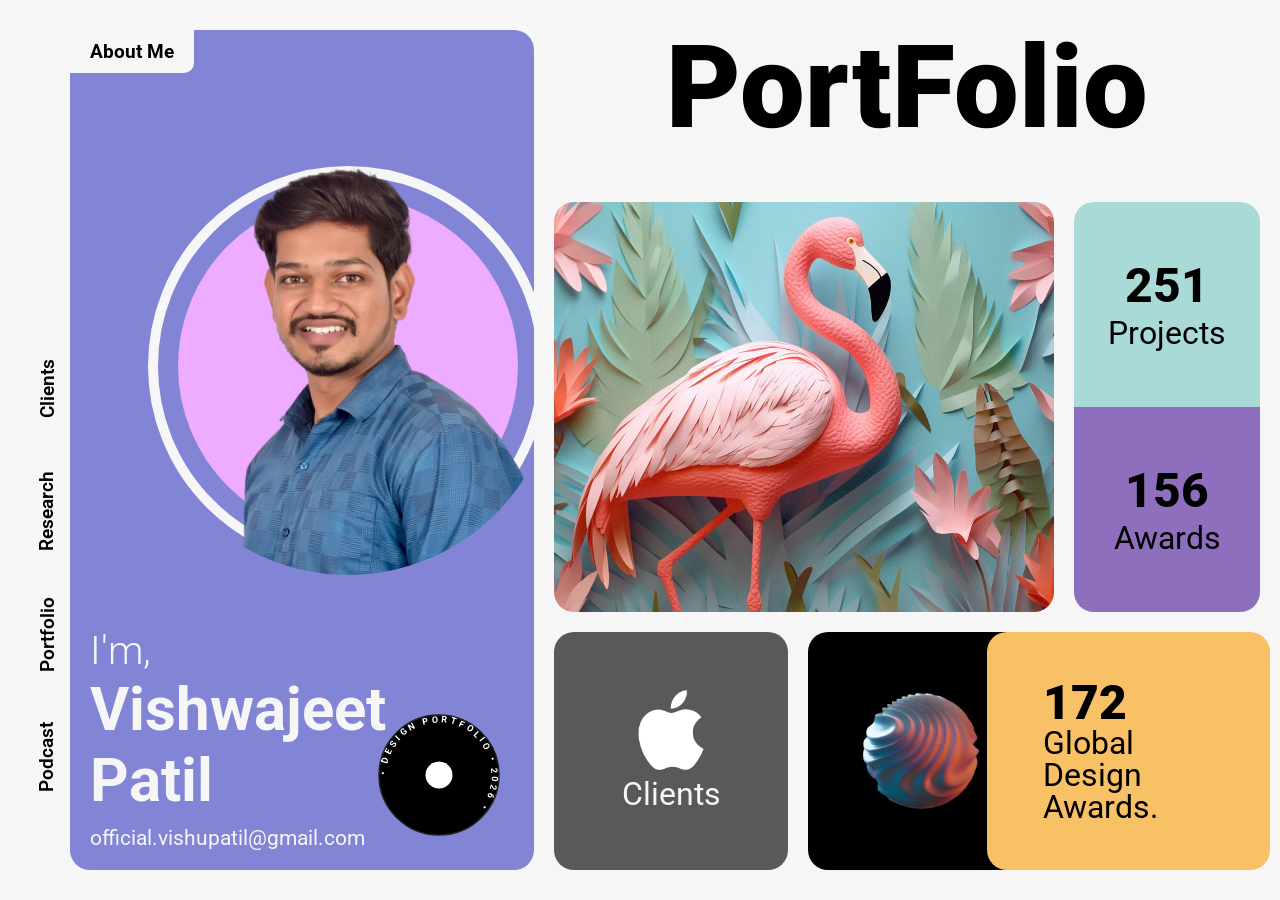
<file: assignment-4/1/index.html>
<!doctype html>
<html lang="en">
  <head>
    <meta charset="UTF-8" />
    <meta name="viewport" content="width=device-width, initial-scale=1.0" />
    <title>Assignment 4: 1</title>
    <link rel="preconnect" href="https://fonts.googleapis.com" />
    <link rel="preconnect" href="https://fonts.gstatic.com" crossorigin />
    <link
      href="https://fonts.googleapis.com/css2?family=Roboto:ital,wght@0,100..900;1,100..900&display=swap"
      rel="stylesheet"
    />
    <link rel="stylesheet" href="index.css" />
  </head>
  <body>
    <div id="parent" class="container">
      <nav class="">
        <p>Podcast</p>
        <p>Portfolio</p>
        <p>Research</p>
        <p>Clients</p>
      </nav>
      <section class="">
        <div class="child-1">
          <div>
            <p class="about">About Me</p>
            <div class="hero-image-section-parent">
              <div></div>
              <img class="" src="./assets/1.png" alt="" />
            </div>
            <div class="personal-info">
              <span>I'm,</span> <br />
              <h1>Vishwajeet <br />Patil</h1>
              <p>official.vishupatil@gmail.com</p>
            </div>
            <div class="disk">
              <div class="record">
                <svg viewBox="0 0 200 200">
                  <defs>
                    <path
                      id="circlePath"
                      d="M100,100
           m-70,0
           a70,70 0 1,1 140,0
           a70,70 0 1,1 -140,0"
                    />
                  </defs>

                  <circle cx="100" cy="100" r="80" class="disc" />

                  <text class="circle-text">
                    <textPath href="#circlePath">
                      • DESIGN PORTFOLIO • 2026 •
                    </textPath>
                  </text>

                  <circle cx="100" cy="100" r="18" class="center" />
                </svg>
              </div>
            </div>
          </div>
        </div>
        <div class="child-2">
          <h1 class="">PortFolio</h1>
        </div>
        <div class="child-3">
          <img src="./assets/2.jpg" alt="" />
        </div>
        <div class="child-4">
          <div class="">
            <div>
              <p><span>251</span> <br />Projects</p>
            </div>
            <div>
              <p><span>156</span> <br />Awards</p>
            </div>
          </div>
        </div>
        <div class="child-5">
          <div class="">
            <div class="">
              <img src="./assets/apple.png" alt="" />
              <p>Clients</p>
            </div>
          </div>
        </div>
        <div class="child-6">
          <div>
            <img src="./assets/ball.png" alt="" />
          </div>
          <div>
            <p><span>172</span><br />Global Design Awards.</p>
          </div>
        </div>
      </section>
    </div>
  </body>
</html>
</file>
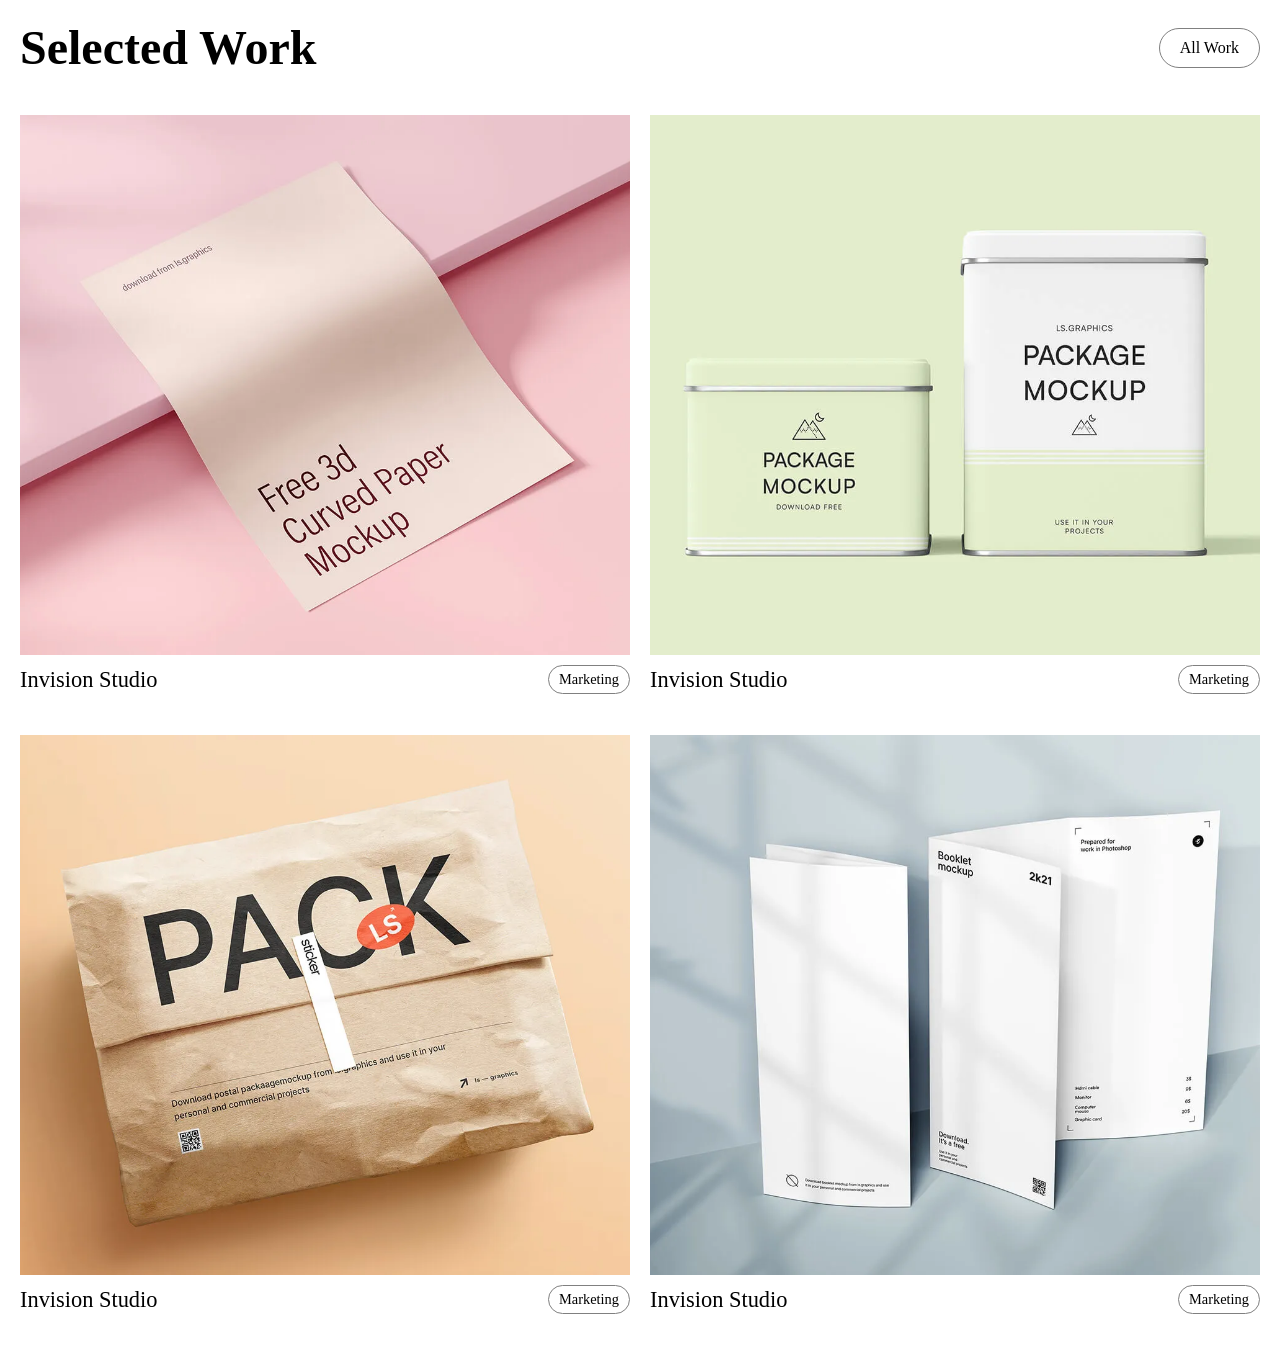
<file: assignment-5/1/index.html>
<!doctype html>
<html lang="en">
  <head>
    <meta charset="UTF-8" />
    <meta name="viewport" content="width=device-width, initial-scale=1.0" />
    <title>Assignment 5: 1</title>
    <link rel="stylesheet" href="index.css" />
  </head>
  <body>
    <header class="container">
      <h3>Selected Work</h3>
      <p>All Work</p>
    </header>
    <section class="container">
      <div class="">
        <div class="image">
          <img class="" src="./assets/1.jpg" alt="" />
        </div>
        <div class="details">
          <h4>Invision Studio</h4>
          <p>Marketing</p>
        </div>
      </div>
      <div class="">
        <div class="image"><img src="./assets/2.jpg" alt="" /></div>
        <div class="details">
          <h4>Invision Studio</h4>
          <p>Marketing</p>
        </div>
      </div>
      <div class="">
        <div class="image"><img src="./assets/3.jpg" alt="" /></div>
        <div class="details">
          <h4>Invision Studio</h4>
          <p>Marketing</p>
        </div>
      </div>
      <div class="">
        <div class="image"><img src="./assets/4.jpg" alt="" /></div>
        <div class="details">
          <h4>Invision Studio</h4>
          <p>Marketing</p>
        </div>
      </div>
    </section>
  </body>
</html>
</file>
<file: assignment-4/1/index.css>
* {
  padding: 0;
  margin: 0;
  box-sizing: border-box;
}
body {
  width: 100%;
  height: 100vh;
  background-color: #f6f6f6;
  font-family: "Roboto", sans-serif;
}
.brdr {
  border: 1px solid red;
}
.container {
  max-width: 1600px;
  margin: auto;
  padding: 20px 10px;
}
#parent {
  height: 100%;
  display: flex;
}
section {
  flex: 9;
  height: 100%;
  display: grid;
  grid-template-columns: 40% 21% 22% 17%;
  grid-template-rows: 20% 50% 30%;
}
section > div {
  font-size: 2rem;
  padding: 10px;
}
section .child-1 {
  grid-column: 1/2;
  grid-row: 1/4;
}
.child-2 {
  grid-row: 1/2;
  grid-column: 2/5;
}
.child-3 {
  grid-row: 2/3;
  grid-column: 2/4;
}
.child-4 {
  grid-row: 2/3;
  grid-column: 4/5;
}
.child-5 {
  grid-row: 3/4;
  grid-column: 2/3;
}
.child-6 {
  grid-row: 3/4;
  grid-column: 3/5;
}
.child-1 > div {
  height: 100%;
  border-radius: 20px;
  background-color: #8285d6;
  position: relative;
}
.child-1 > div .about {
  position: absolute;
  top: 0;
  left: 0;
  background-color: #f6f6f6;
  display: inline-block;
  padding: 10px 20px;
  border-radius: 0 0 10px 0;
  font-weight: 700;
  font-size: 1.2rem;
}
.hero-image-section-parent {
  position: relative;
  top: 40%;
  left: 60%;
  transform: translate(-50%, -50%);
  width: 400px;
  height: 400px;
  border: 10px solid #f6f6f6;
  border-radius: 50%;
  padding: 20px;
}
.hero-image-section-parent > div {
  height: 100%;
  width: 100%;
  border-radius: 50%;
  background-color: #edacff;
}
.hero-image-section-parent > img {
  width: 110%;
  height: 110%;
  object-fit: cover;
  border-radius: 50%;
  position: absolute;
  top: 50%;
  left: 50%;
  transform: translate(-50%, -50%);
}
.child-1 > div .personal-info {
  position: absolute;
  left: 20px;
  bottom: 20px;
  color: #f6f6f6;
  font-size: 2.5rem;
}
.personal-info span {
  font-weight: 300;
}
.personal-info p {
  font-size: 1.3rem;
  font-weight: 400;
  margin-top: 10px;
}
.disk {
  position: absolute;
  right: 20px;
  bottom: 20px;
}
.record {
  width: 150px;
  height: 150px;
}

svg {
  width: 100%;
  height: 100%;
}

.disc {
  fill: #000;
  stroke: #222;
  stroke-width: 2;
}

.center {
  fill: white;
}

.circle-text {
  fill: white;
  font-size: 12px;
  font-weight: 700;
  letter-spacing: 4px;
  text-transform: uppercase;
}
.child-2 h1 {
  font-weight: 900;
  font-size: 9vw;
  line-height: 1;
  text-align: center;
}
.child-3 img {
  height: 100%;
  width: 100%;
  object-fit: cover;
  border-radius: 20px;
}
.child-4 > div {
  border-radius: 20px;
  height: 100%;
  overflow: hidden;
}
.child-4 > div > div {
  height: 50%;
  display: flex;
  align-items: center;
  justify-content: center;
}
.child-4 > div > div p {
  text-align: center;
}
.child-4 > div > div p span {
  font-weight: 800;
  font-size: 3rem;
}
.child-4 > div > div:first-child {
  background-color: #a9dad7;
}
.child-4 > div > div:nth-child(2) {
  background-color: #8e6fbd;
}
.child-5 > div {
  height: 100%;
  background-color: #595959;
  color: #f6f6f6;
  border-radius: 20px;
}
.child-5 > div {
  display: flex;
  align-items: center;
  justify-content: center;
}
.child-5 > div > div {
  display: flex;
  flex-direction: column;
  align-items: center;
  gap: 5px;
}
.child-5 > div > div > img {
  height: 80px;
  width: 80px;
}
.child-6 {
  position: relative;
}
.child-6 > div {
  background-color: #000;
  border-radius: 20px;
  width: 50%;
  display: flex;
  align-items: center;
  justify-content: center;
  height: 100%;
}
.child-6 > div > img {
  width: 120px;
  height: 120px;
  object-fit: cover;
}
.child-6 > div:nth-child(2) {
  background-color: #f8c166;
  position: absolute;
  top: 50%;
  right: 0;
  transform: translateY(-50%);
  height: calc(100% - 20px);
  width: 60%;
  text-align: center;
}
.child-6 p {
  font-size: 2rem;
  width: 60%;
  font-weight: 400;
  line-height: 1;
  text-align: start;
}
.child-6 p span {
  text-align: center;
  font-size: 3rem;
  font-weight: 900;
}
nav {
  display: flex;
  align-items: center;
  flex-direction: column-reverse;
  row-gap: 100px;
  width: 50px;
  padding: 100px 10px;
}
nav > p {
  font-size: 1.2rem;
  font-weight: 600;
  rotate: -90deg;
  transform-origin: top;
}
</file>
<file: assignment-5/1/index.css>
* {
  margin: 0;
  padding: 0;
  box-sizing: border-box;
}
body {
  height: 100vh;
}
.brdr {
  border: 1px solid red;
}
.container {
  max-width: 1600px;
  margin: auto;
  padding: 20px;
}
header {
  display: flex;
  justify-content: space-between;
  align-items: center;
}
header h3 {
  font-size: 3rem;
}
header p {
  border: 1px solid gray;
  padding: 10px 20px;
  border-radius: 20px;
}
section {
  height: 140vh;
  display: grid;
  grid-template-columns: repeat(2, 1fr);
  grid-template-rows: repeat(2, 1fr);
  gap: 20px;
  margin-top: 20px;
}
section > div > .image {
  width: 100%;
  height: 90%;
  overflow: hidden;
  position: relative;
}
section > div > .image > img {
  width: 100%;
  height: 100%;
  position: absolute;
  top: 50%;
  left: 50%;
  transform: translate(-50%, -50%);
  object-fit: cover;
}
section > div > .image > img:hover {
  animation: scale 1s ease-in-out;
  animation-fill-mode: forwards;
}
.details {
  display: flex;
  justify-content: space-between;
  align-items: center;
  padding: 10px 0;
}
.details h4 {
  font-size: 1.4rem;
  font-weight: 300;
}
.details p {
  padding: 5px 10px;
  border: 1px solid gray;
  border-radius: 20px;
  font-weight: 300;
  font-size: 0.9rem;
}
@keyframes scale {
  0% {
    scale: 1;
    top: 50%;
    left: 50%;
  }
  100% {
    top: 55%;
    left: 55%;
    scale: 1.1;
  }
}
</file>
